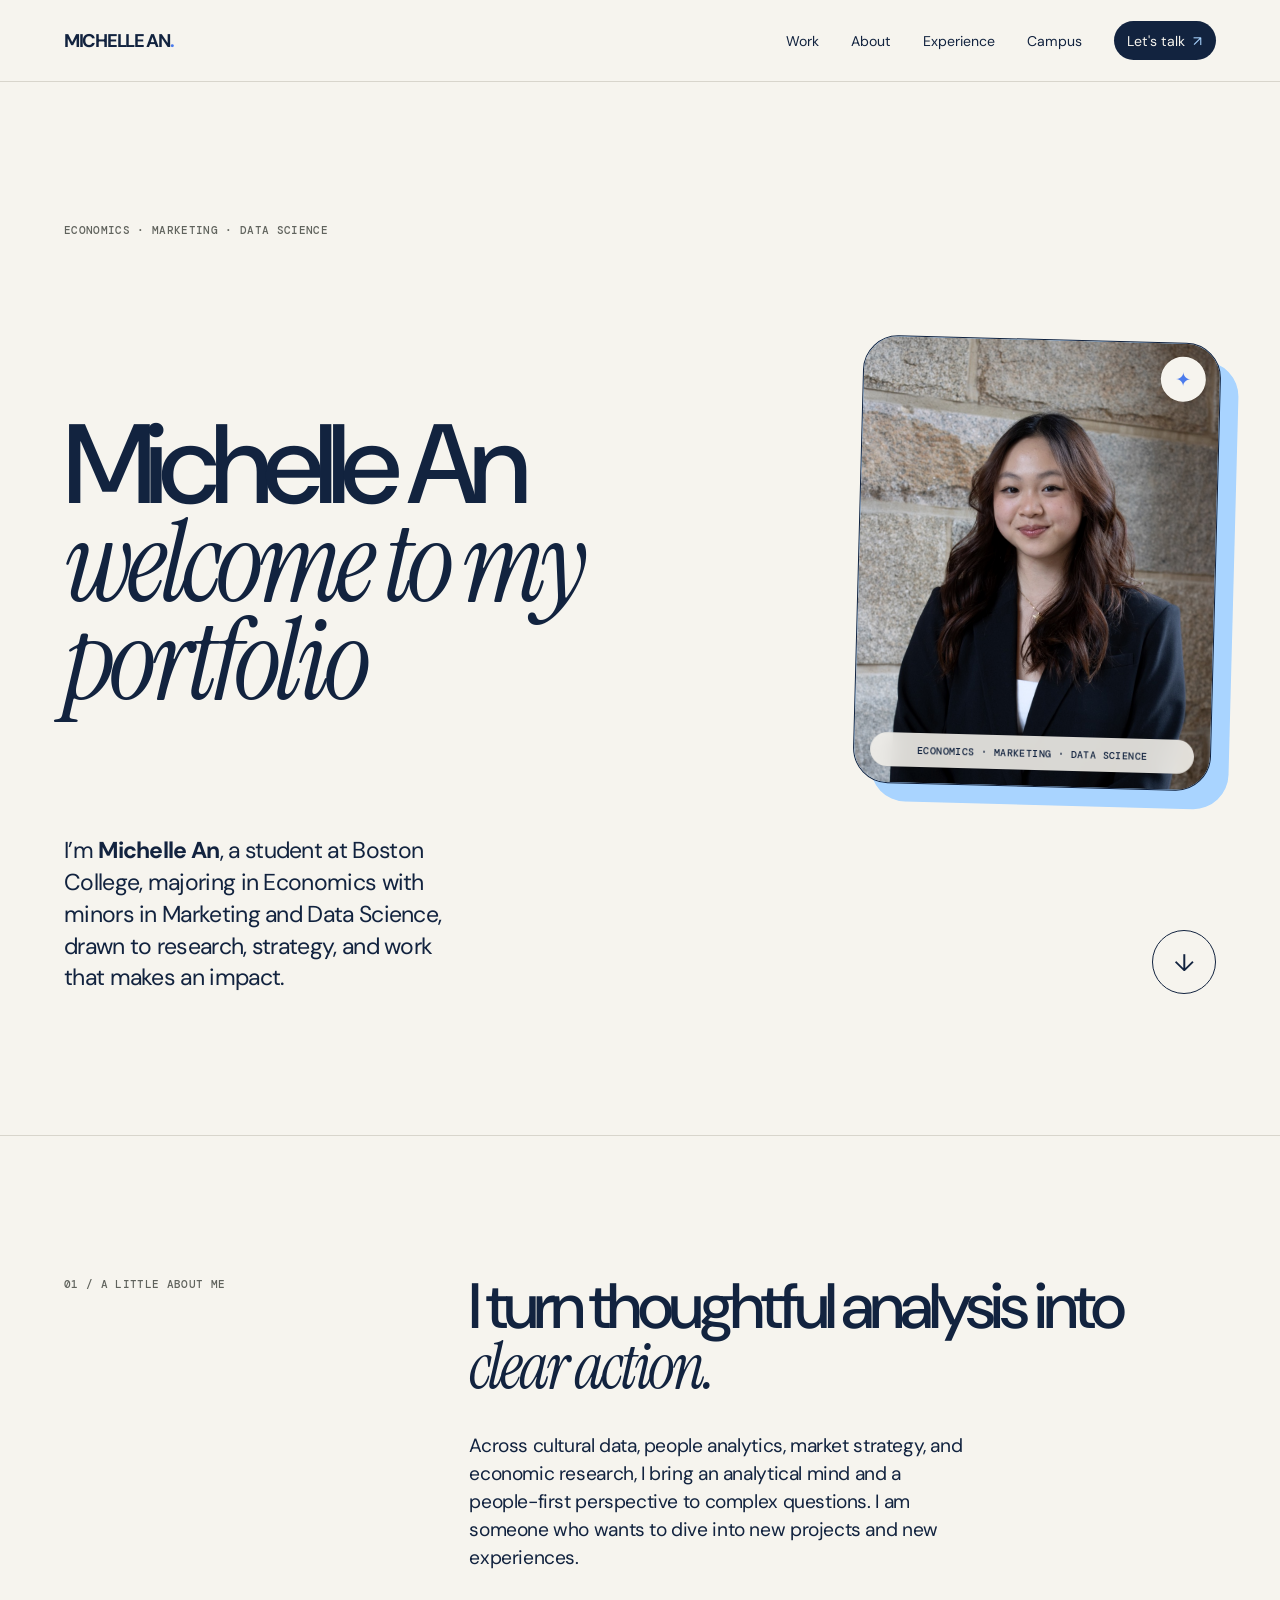
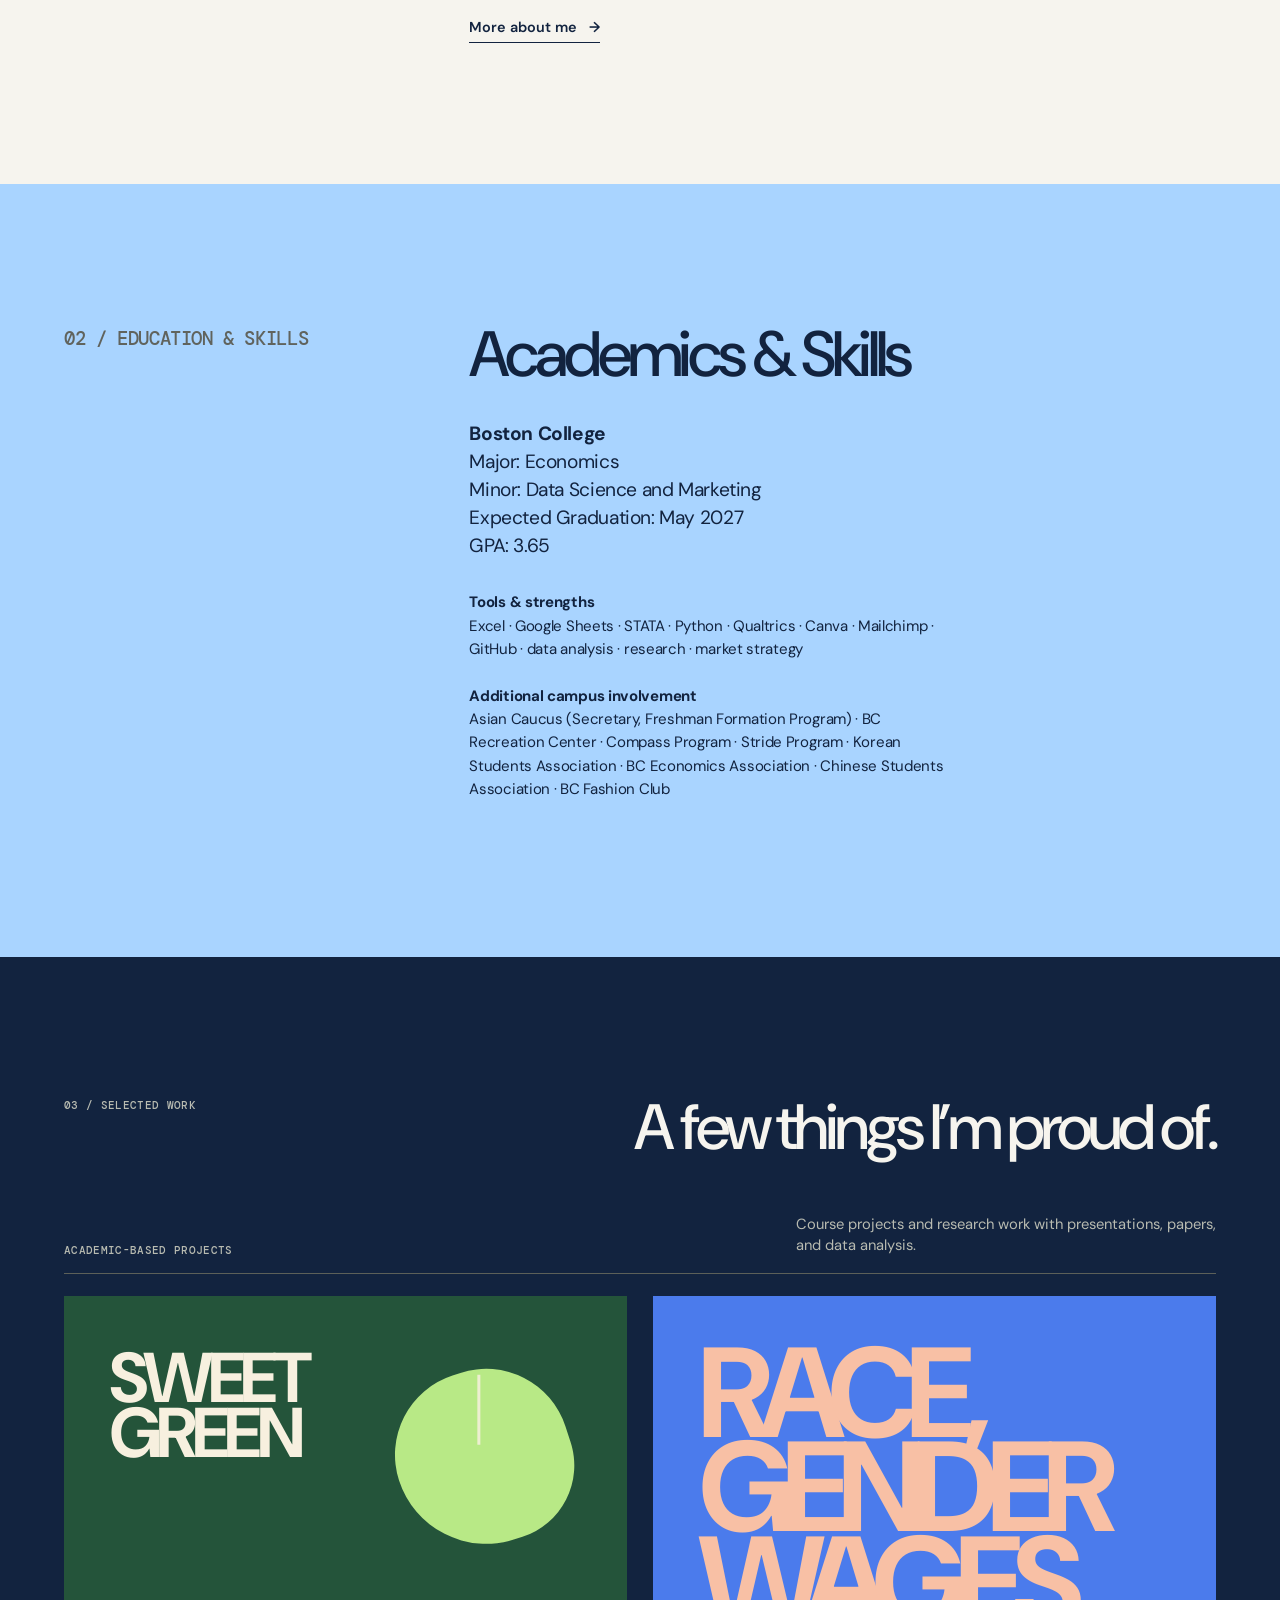
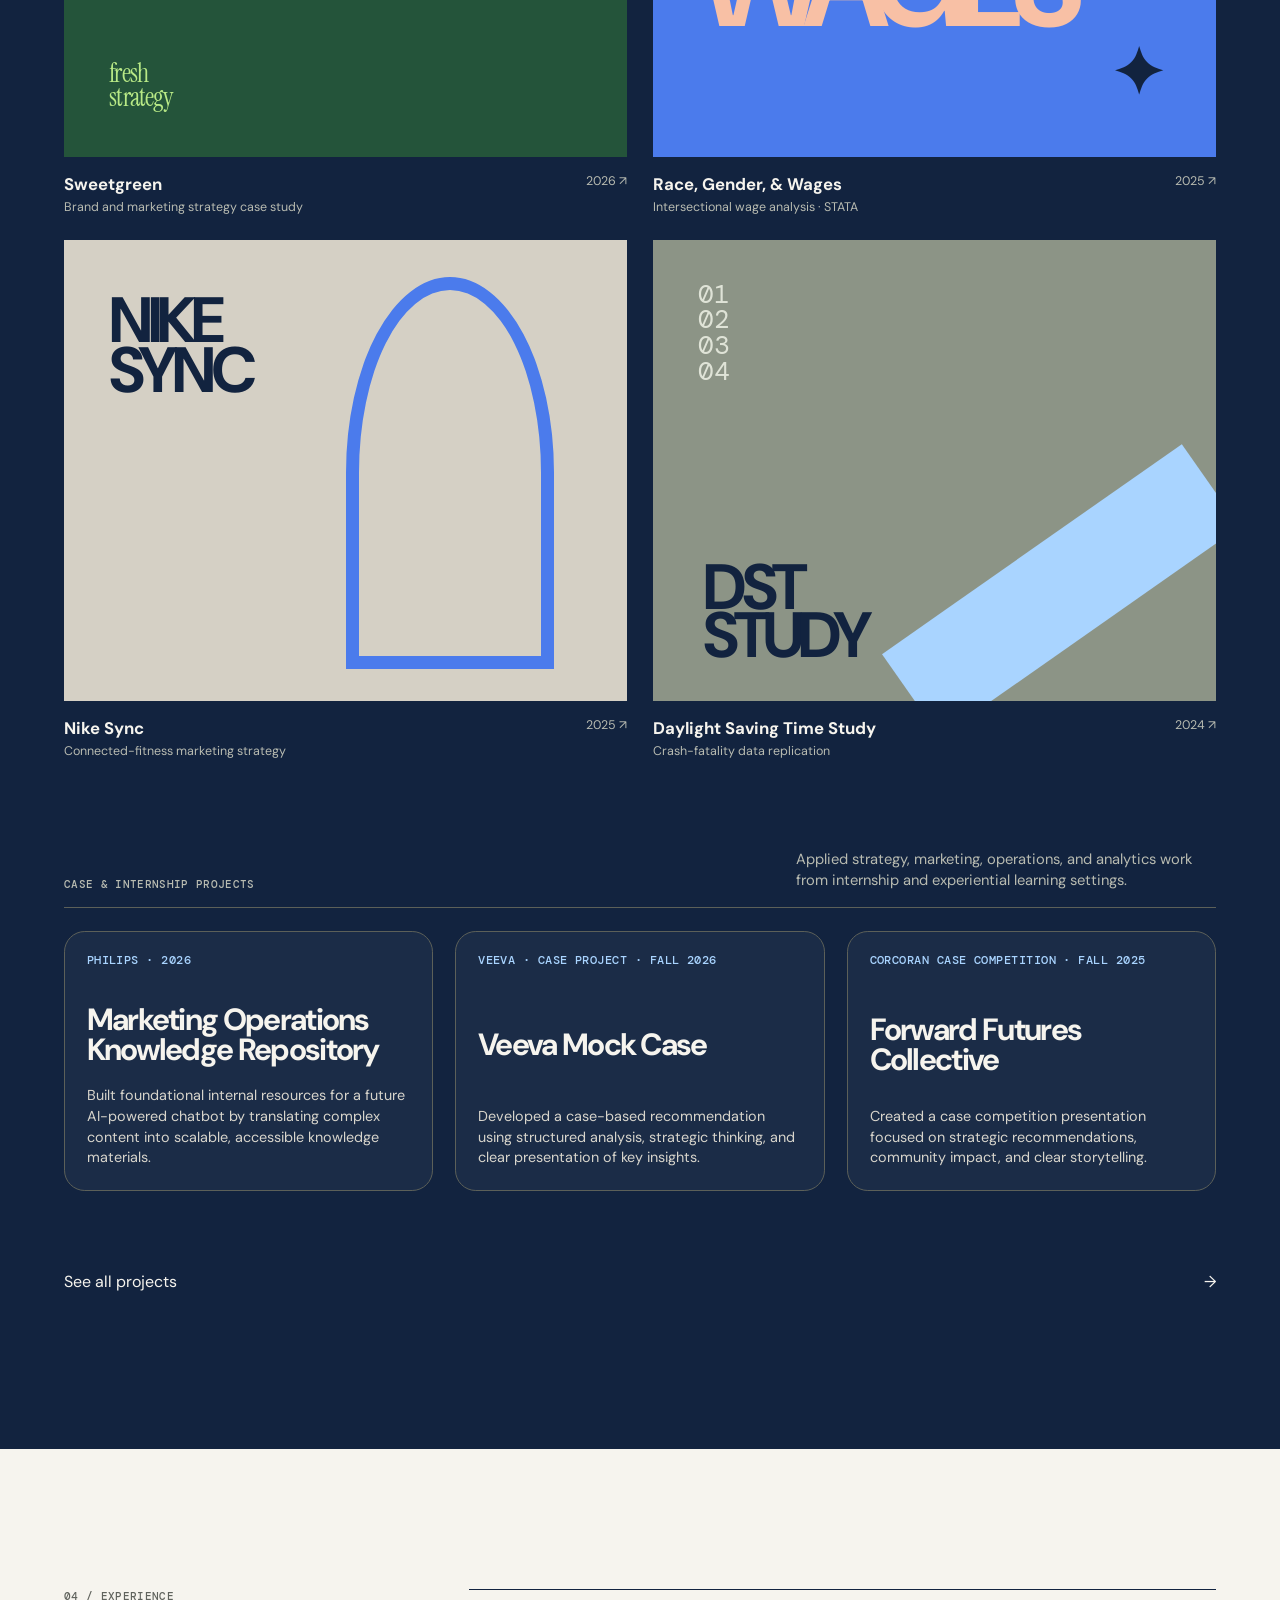
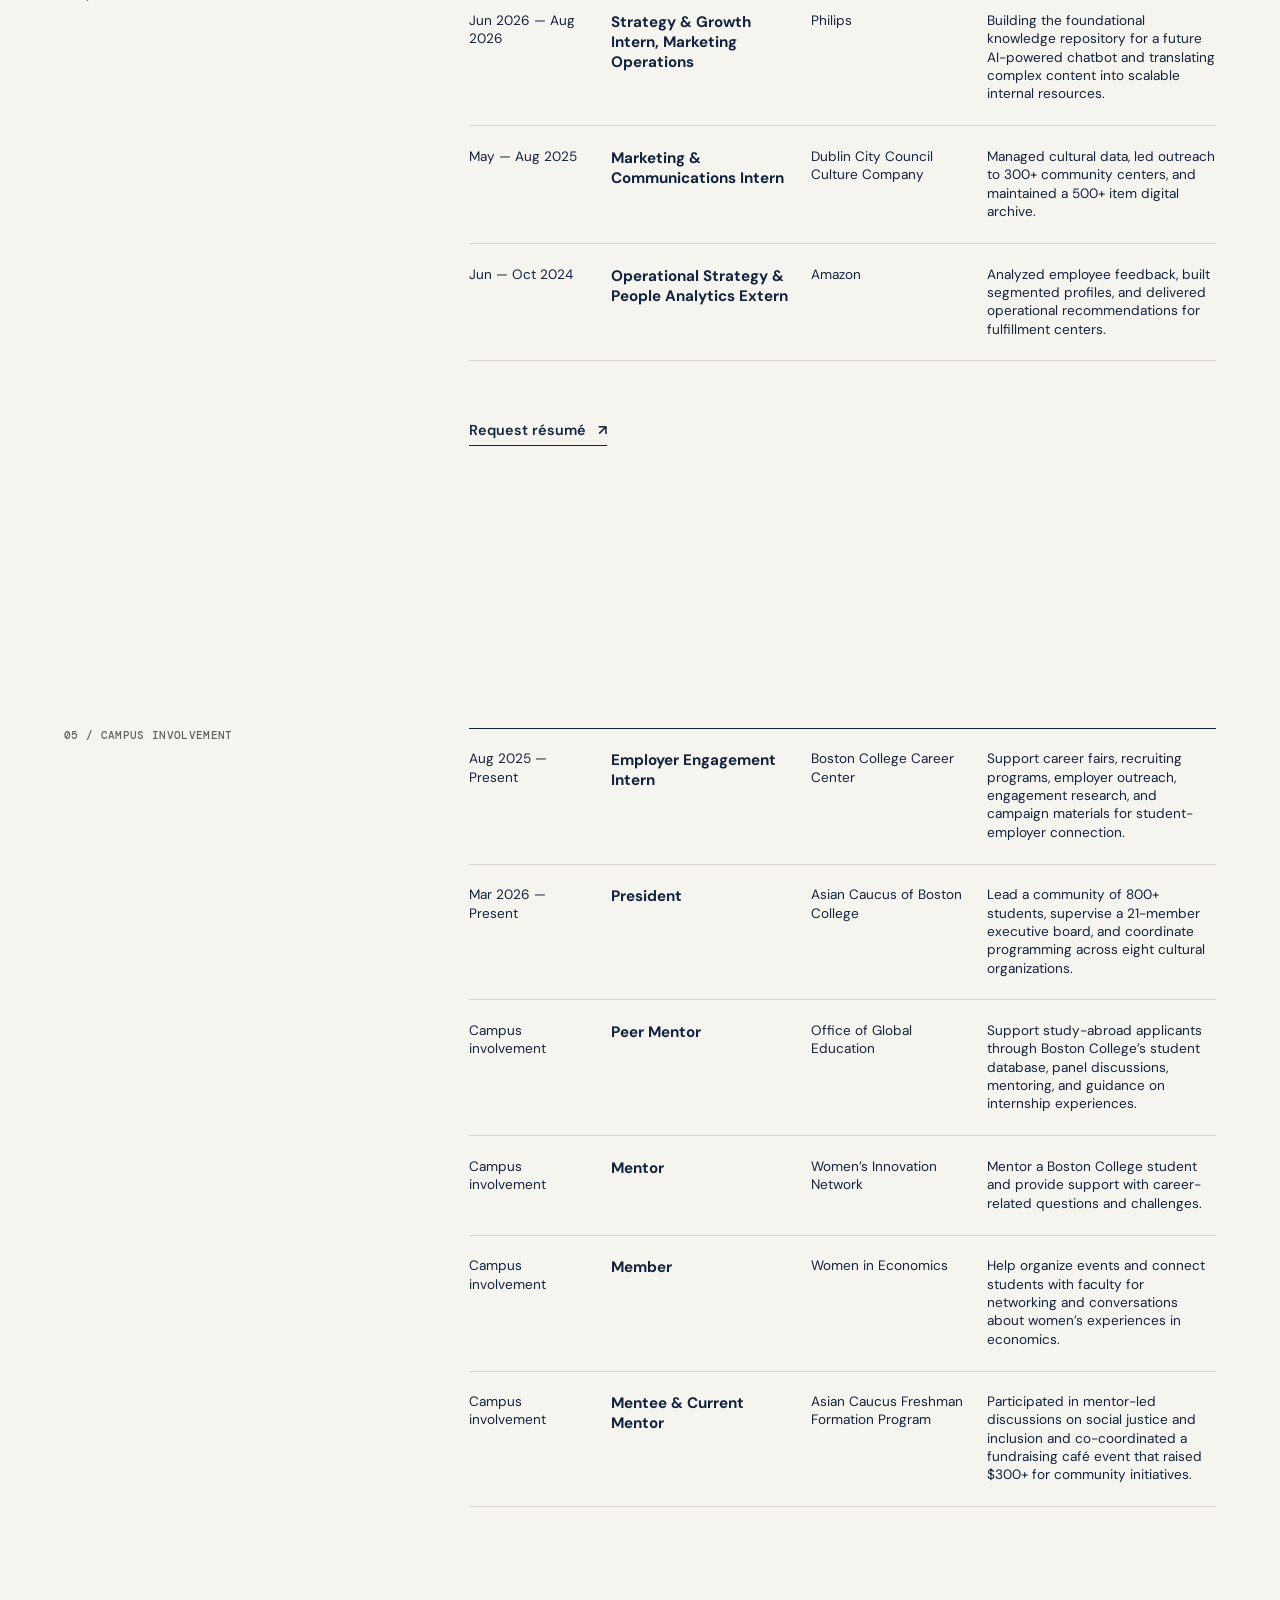
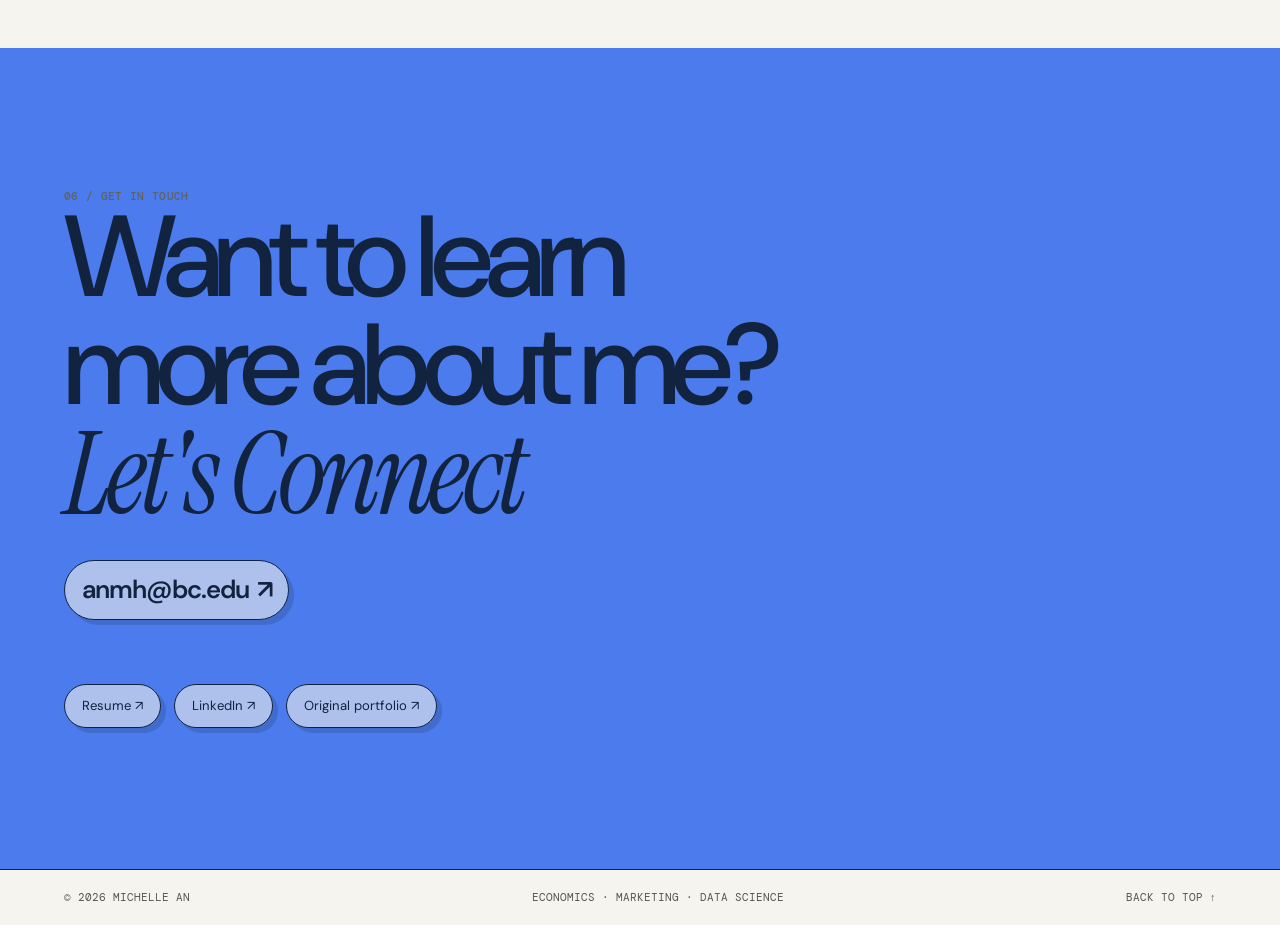
<file: index.html>
<!doctype html>
<html lang="en">
  <head>
    <meta charset="UTF-8" />
    <meta name="viewport" content="width=device-width, initial-scale=1.0" />
    <meta name="description" content="Portfolio of Michelle An" />
    <title>Michelle An — Portfolio</title>
    <link rel="preconnect" href="https://fonts.googleapis.com" />
    <link rel="preconnect" href="https://fonts.gstatic.com" crossorigin />
    <link href="https://fonts.googleapis.com/css2?family=DM+Mono:wght@400;500&family=DM+Sans:opsz,wght@9..40,400;9..40,500;9..40,600;9..40,700&family=Instrument+Serif:ital@0;1&display=swap" rel="stylesheet" />
    <link rel="stylesheet" href="styles.css" />
  </head>
  <body>
    <header class="site-header">
      <a class="wordmark" href="#top">MICHELLE AN<span>.</span></a>
      <button class="menu-button" aria-label="Open navigation" aria-expanded="false">Menu</button>
      <nav aria-label="Main navigation">
        <a href="#work">Work</a>
        <a href="#about">About</a>
        <a href="#experience">Experience</a>
        <a href="#campus">Campus</a>
        <a class="nav-contact" href="#contact">Let's talk <span>↗</span></a>
      </nav>
    </header>

    <main id="top">
      <section class="hero section">
        <p class="eyebrow">Economics · Marketing · Data Science</p>
        <div class="hero-feature">
          <h1>Michelle An<br /><em>welcome to my portfolio</em></h1>
          <figure class="portrait-card">
            <img src="michelle-portrait.jpeg" alt="Portrait of Michelle An" />
            <figcaption>Economics · Marketing · Data Science</figcaption>
          </figure>
        </div>
        <div class="hero-bottom">
          <p class="intro">I’m <strong>Michelle An</strong>, a student at Boston College, majoring in Economics with minors in Marketing and Data Science, drawn to research, strategy, and work that makes an impact.</p>
          <a class="round-link" href="#work" aria-label="View selected work">↓</a>
        </div>
      </section>

      <section class="statement section">
        <p class="eyebrow">01 / A little about me</p>
        <div>
          <h2>I turn thoughtful analysis into <em>clear action.</em></h2>
          <p>Across cultural data, people analytics, market strategy, and economic research, I bring an analytical mind and a people-first perspective to complex questions. I am someone who wants to dive into new projects and new experiences.</p>
          <a class="text-link" href="#about">More about me <span>→</span></a>
        </div>
      </section>

      <section id="about" class="about section">
        <p class="eyebrow">02 / Education &amp; skills</p>
        <div>
          <h2>Academics &amp; Skills</h2>
          <p><strong>Boston College</strong><br />Major: Economics<br />Minor: Data Science and Marketing<br />Expected Graduation: May 2027<br />GPA: 3.65</p>
          <p class="skills-copy"><strong>Tools &amp; strengths</strong><br />Excel · Google Sheets · STATA · Python · Qualtrics · Canva · Mailchimp · GitHub · data analysis · research · market strategy<br /><br /><strong>Additional campus involvement</strong><br />Asian Caucus (Secretary, Freshman Formation Program) · BC Recreation Center · Compass Program · Stride Program · Korean Students Association · BC Economics Association · Chinese Students Association · BC Fashion Club</p>
        </div>
      </section>

      <section id="work" class="work section">
        <div class="section-heading">
          <p class="eyebrow">03 / Selected work</p>
          <h2>A few things I’m proud of.</h2>
        </div>
        <div class="work-group">
          <div class="work-subheading">
            <p class="eyebrow">Academic-based projects</p>
            <p>Course projects and research work with presentations, papers, and data analysis.</p>
          </div>
        <div class="project-grid">
          <div class="project project-four">
            <button class="project-main-link sweetgreen-choice-trigger" type="button" aria-haspopup="dialog" aria-controls="sweetgreen-modal">
              <div class="project-art"><span>SWEET<br />GREEN</span><i></i><b>fresh<br />strategy</b></div>
              <div class="project-meta"><div><h3>Sweetgreen</h3><p>Brand and marketing strategy case study</p></div><span>2026 ↗</span></div>
            </button>
          </div>
          <div class="project project-one">
            <button class="project-main-link wages-choice-trigger" type="button" aria-haspopup="dialog" aria-controls="wages-study-modal">
              <div class="project-art"><span class="art-label">RACE,<br />GENDER<br />WAGES</span><i></i><b>✦</b></div>
              <div class="project-meta"><div><h3>Race, Gender, &amp; Wages</h3><p>Intersectional wage analysis · STATA</p></div><span>2025 ↗</span></div>
            </button>
          </div>
          <div class="project project-two">
            <button class="project-main-link project-choice-trigger" type="button" aria-haspopup="dialog" aria-controls="nike-sync-modal">
              <div class="project-art"><span>NIKE<br />SYNC</span><i></i></div>
              <div class="project-meta"><div><h3>Nike Sync</h3><p>Connected-fitness marketing strategy</p></div><span>2025 ↗</span></div>
            </button>
          </div>
          <div class="project project-three">
            <button class="project-main-link dst-choice-trigger" type="button" aria-haspopup="dialog" aria-controls="dst-study-modal">
              <div class="project-art"><span>01<br />02<br />03<br />04</span><i></i><b>DST<br />STUDY</b></div>
              <div class="project-meta"><div><h3>Daylight Saving Time Study</h3><p>Crash-fatality data replication</p></div><span>2024 ↗</span></div>
            </button>
          </div>
        </div>
        </div>
        <div class="work-group work-group-secondary">
          <div class="work-subheading">
            <p class="eyebrow">Case &amp; internship projects</p>
            <p>Applied strategy, marketing, operations, and analytics work from internship and experiential learning settings.</p>
          </div>
          <div class="case-grid">
            <button class="case-card philips-choice-trigger" type="button" aria-haspopup="dialog" aria-controls="philips-modal">
              <p>Philips · 2026</p>
              <h3>Marketing Operations Knowledge Repository</h3>
              <span>Built foundational internal resources for a future AI-powered chatbot by translating complex content into scalable, accessible knowledge materials.</span>
            </button>
            <button class="case-card veeva-choice-trigger" type="button" aria-haspopup="dialog" aria-controls="veeva-modal">
              <p>Veeva · Case Project · Fall 2026</p>
              <h3>Veeva Mock Case</h3>
              <span>Developed a case-based recommendation using structured analysis, strategic thinking, and clear presentation of key insights.</span>
            </button>
            <button class="case-card corcoran-choice-trigger" type="button" aria-haspopup="dialog" aria-controls="corcoran-modal">
              <p>Corcoran Case Competition · Fall 2025</p>
              <h3>Forward Futures Collective</h3>
              <span>Created a case competition presentation focused on strategic recommendations, community impact, and clear storytelling.</span>
            </button>
          </div>
        </div>
        <button class="all-work all-projects-trigger" type="button" aria-haspopup="dialog" aria-controls="all-projects-modal">See all projects <span>→</span></button>
      </section>

      <div class="project-modal" id="all-projects-modal" role="dialog" aria-modal="true" aria-labelledby="all-projects-title" hidden>
        <div class="project-modal-panel all-projects-panel">
          <button class="modal-close" type="button" aria-label="Close all projects">×</button>
          <p class="eyebrow">All projects</p>
          <h2 id="all-projects-title">Project file library.</h2>
          <div class="all-projects-library">
            <div class="project-file-group">
              <h3>Academic-based projects</h3>
              <div class="modal-links">
                <a href="sweetgreen-final-presentation.pdf" target="_blank" rel="noreferrer"><span>Sweetgreen</span>Final presentation ↗</a>
                <a href="sweetgreen-final-report.pdf" target="_blank" rel="noreferrer"><span>Sweetgreen</span>Final report ↗</a>
                <a href="race-gender-wages-final-paper.pdf" target="_blank" rel="noreferrer"><span>Race, Gender, &amp; Wages</span>Final paper ↗</a>
                <a href="nike-sync-presentation.pdf" target="_blank" rel="noreferrer"><span>Nike Sync</span>Presentation ↗</a>
                <a href="nike-sync-written-report.pdf" target="_blank" rel="noreferrer"><span>Nike Sync</span>Written report ↗</a>
                <a href="dst-fatalities-data-replication.pdf" target="_blank" rel="noreferrer"><span>DST Study</span>Data replication project ↗</a>
              </div>
            </div>
            <div class="project-file-group">
              <h3>Case &amp; internship projects</h3>
              <div class="modal-links">
                <a href="philips-final-presentation.pdf" target="_blank" rel="noreferrer"><span>Philips</span>Final presentation ↗</a>
                <a href="veeva-mock-case.pdf" target="_blank" rel="noreferrer"><span>Veeva Mock Case</span>Mock case PDF ↗</a>
                <a href="forward-futures-corcoran-case.pdf" target="_blank" rel="noreferrer"><span>Forward Futures Collective</span>Case competition presentation ↗</a>
              </div>
            </div>
          </div>
        </div>
      </div>

      <div class="project-modal" id="nike-sync-modal" role="dialog" aria-modal="true" aria-labelledby="nike-sync-title" hidden>
        <div class="project-modal-panel">
          <button class="modal-close" type="button" aria-label="Close Nike Sync files">×</button>
          <p class="eyebrow">Nike Sync</p>
          <h2 id="nike-sync-title">Choose a file to view.</h2>
          <div class="modal-links">
            <a href="nike-sync-presentation.pdf" target="_blank" rel="noreferrer">Presentation ↗</a>
            <a href="nike-sync-written-report.pdf" target="_blank" rel="noreferrer">Written report ↗</a>
          </div>
        </div>
      </div>

      <div class="project-modal" id="wages-study-modal" role="dialog" aria-modal="true" aria-labelledby="wages-study-title" hidden>
        <div class="project-modal-panel">
          <button class="modal-close" type="button" aria-label="Close Race, Gender, and Wages files">×</button>
          <p class="eyebrow">Race, Gender, &amp; Wages</p>
          <h2 id="wages-study-title">Choose a file to view.</h2>
          <div class="modal-links">
            <a href="race-gender-wages-final-paper.pdf" target="_blank" rel="noreferrer">Final paper ↗</a>
          </div>
        </div>
      </div>

      <div class="project-modal" id="dst-study-modal" role="dialog" aria-modal="true" aria-labelledby="dst-study-title" hidden>
        <div class="project-modal-panel">
          <button class="modal-close" type="button" aria-label="Close DST Study files">×</button>
          <p class="eyebrow">Daylight Saving Time Study</p>
          <h2 id="dst-study-title">Choose a file to view.</h2>
          <div class="modal-links">
            <a href="dst-fatalities-data-replication.pdf" target="_blank" rel="noreferrer">Data replication project ↗</a>
          </div>
        </div>
      </div>

      <div class="project-modal" id="sweetgreen-modal" role="dialog" aria-modal="true" aria-labelledby="sweetgreen-title" hidden>
        <div class="project-modal-panel">
          <button class="modal-close" type="button" aria-label="Close Sweetgreen files">×</button>
          <p class="eyebrow">Sweetgreen</p>
          <h2 id="sweetgreen-title">Choose a file to view.</h2>
          <div class="modal-links">
            <a href="sweetgreen-final-presentation.pdf" target="_blank" rel="noreferrer">Final presentation ↗</a>
            <a href="sweetgreen-final-report.pdf" target="_blank" rel="noreferrer">Final report ↗</a>
          </div>
        </div>
      </div>

      <div class="project-modal" id="philips-modal" role="dialog" aria-modal="true" aria-labelledby="philips-title" hidden>
        <div class="project-modal-panel">
          <button class="modal-close" type="button" aria-label="Close Philips files">×</button>
          <p class="eyebrow">Philips</p>
          <h2 id="philips-title">Choose a file to view.</h2>
          <div class="modal-links">
            <a href="philips-final-presentation.pdf" target="_blank" rel="noreferrer">Final presentation ↗</a>
          </div>
        </div>
      </div>

      <div class="project-modal" id="veeva-modal" role="dialog" aria-modal="true" aria-labelledby="veeva-title" hidden>
        <div class="project-modal-panel">
          <button class="modal-close" type="button" aria-label="Close Veeva files">×</button>
          <p class="eyebrow">Veeva Mock Case</p>
          <h2 id="veeva-title">Choose a file to view.</h2>
          <div class="modal-links">
            <a href="veeva-mock-case.pdf" target="_blank" rel="noreferrer">Mock case PDF ↗</a>
          </div>
        </div>
      </div>

      <div class="project-modal" id="corcoran-modal" role="dialog" aria-modal="true" aria-labelledby="corcoran-title" hidden>
        <div class="project-modal-panel">
          <button class="modal-close" type="button" aria-label="Close Corcoran Case Competition files">×</button>
          <p class="eyebrow">Forward Futures Collective</p>
          <h2 id="corcoran-title">Choose a file to view.</h2>
          <div class="modal-links">
            <a href="forward-futures-corcoran-case.pdf" target="_blank" rel="noreferrer">Case competition presentation ↗</a>
          </div>
        </div>
      </div>

      <section id="experience" class="experience section">
        <p class="eyebrow">04 / Experience</p>
        <div class="experience-list">
          <article><p>Jun 2026 — Aug 2026</p><h3>Strategy &amp; Growth Intern, Marketing Operations</h3><p>Philips</p><span>Building the foundational knowledge repository for a future AI-powered chatbot and translating complex content into scalable internal resources.</span></article>
          <article><p>May — Aug 2025</p><h3>Marketing &amp; Communications Intern</h3><p>Dublin City Council Culture Company</p><span>Managed cultural data, led outreach to 300+ community centers, and maintained a 500+ item digital archive.</span></article>
          <article><p>Jun — Oct 2024</p><h3>Operational Strategy &amp; People Analytics Extern</h3><p>Amazon</p><span>Analyzed employee feedback, built segmented profiles, and delivered operational recommendations for fulfillment centers.</span></article>
        </div>
        <a class="text-link" href="mailto:anmh@bc.edu?subject=Resume%20request">Request résumé <span>↗</span></a>
      </section>

      <section id="campus" class="experience section">
        <p class="eyebrow">05 / Campus involvement</p>
        <div class="experience-list">
          <article><p>Aug 2025 — Present</p><h3>Employer Engagement Intern</h3><p>Boston College Career Center</p><span>Support career fairs, recruiting programs, employer outreach, engagement research, and campaign materials for student-employer connection.</span></article>
          <article><p>Mar 2026 — Present</p><h3>President</h3><p>Asian Caucus of Boston College</p><span>Lead a community of 800+ students, supervise a 21-member executive board, and coordinate programming across eight cultural organizations.</span></article>
          <article><p>Campus involvement</p><h3>Peer Mentor</h3><p>Office of Global Education</p><span>Support study-abroad applicants through Boston College’s student database, panel discussions, mentoring, and guidance on internship experiences.</span></article>
          <article><p>Campus involvement</p><h3>Mentor</h3><p>Women’s Innovation Network</p><span>Mentor a Boston College student and provide support with career-related questions and challenges.</span></article>
          <article><p>Campus involvement</p><h3>Member</h3><p>Women in Economics</p><span>Help organize events and connect students with faculty for networking and conversations about women’s experiences in economics.</span></article>
          <article><p>Campus involvement</p><h3>Mentee &amp; Current Mentor</h3><p>Asian Caucus Freshman Formation Program</p><span>Participated in mentor-led discussions on social justice and inclusion and co-coordinated a fundraising café event that raised $300+ for community initiatives.</span></article>
        </div>
      </section>

      <section id="contact" class="contact section">
        <p class="eyebrow">06 / Get in touch</p>
        <h2>Want to learn<br />more about me?<br /><em>Let's Connect</em></h2>
        <a class="contact-email" href="mailto:anmh@bc.edu">anmh@bc.edu <span>↗</span></a>
        <div class="socials"><a href="michelle-an-resume.pdf" target="_blank" rel="noreferrer">Resume ↗</a><a href="https://www.linkedin.com/in/michelle-an-8083422a1/" target="_blank" rel="noreferrer">LinkedIn ↗</a><a href="https://michellean.my.canva.site/" target="_blank" rel="noreferrer">Original portfolio ↗</a></div>
      </section>
    </main>

    <footer><p>© 2026 Michelle An</p><p>Economics · Marketing · Data Science</p><a href="#top">Back to top ↑</a></footer>
    <script src="script.js"></script>
  </body>
</html>
</file>
<file: styles.css>
:root { --ink:#12233f; --paper:#f6f4ee; --line:#d8d5cc; --coral:#4b7bec; --lime:#a9d4ff; --serif:'Instrument Serif', Georgia, serif; --sans:'DM Sans', sans-serif; --mono:'DM Mono', monospace; }
* { box-sizing:border-box; } html { scroll-behavior:smooth; } body { margin:0; background:var(--paper); color:var(--ink); font-family:var(--sans); } a { color:inherit; text-decoration:none; } .site-header, .section, footer { padding-left:clamp(1.4rem,5vw,5rem); padding-right:clamp(1.4rem,5vw,5rem); } .site-header { height:82px; display:flex; align-items:center; justify-content:space-between; border-bottom:1px solid var(--line); } .wordmark { font-weight:700; letter-spacing:-.07em; font-size:1.15rem; } .wordmark span { color:var(--coral); } nav { display:flex; align-items:center; gap:2rem; font-size:.88rem; } nav a:not(.nav-contact):hover, .socials a:hover { text-decoration:underline; text-underline-offset:4px; } .nav-contact { background:var(--ink); color:var(--paper); padding:.66rem .85rem; border-radius:2rem; } .nav-contact span { color:var(--lime); margin-left:.25rem; } .menu-button { display:none; border:0; background:none; color:var(--ink); font:500 .85rem var(--sans); }
.section { padding-top:clamp(5rem,11vw,10rem); padding-bottom:clamp(5rem,11vw,10rem); } .eyebrow { font:500 .7rem var(--mono); letter-spacing:.03em; text-transform:uppercase; margin:0; color:#60635d; } .hero { min-height:calc(100vh - 82px); display:flex; flex-direction:column; justify-content:space-between; } h1,h2,h3,p { margin-top:0; } .hero-feature { display:grid; grid-template-columns:minmax(0,1fr) minmax(220px,28vw); align-items:center; gap:clamp(2rem,5vw,5rem); margin:clamp(3rem,8vw,7rem) 0 3rem; } h1 { font-size:clamp(3.8rem,8.8vw,9.4rem); line-height:.87; letter-spacing:-.075em; margin:0; font-weight:500; } h1 em,h2 em { font-family:var(--serif); font-weight:400; letter-spacing:-.05em; } .portrait-card { position:relative; margin:0; justify-self:end; width:min(100%,360px); aspect-ratio:4/5; border:1px solid var(--ink); border-radius:2.2rem; overflow:hidden; background:var(--lime); box-shadow:18px 18px 0 var(--lime); transform:rotate(1.5deg); } .portrait-card::before { content:"✦"; position:absolute; z-index:1; top:.8rem; right:.9rem; width:2.8rem; height:2.8rem; display:grid; place-items:center; border-radius:50%; background:var(--paper); color:var(--coral); font-size:1.2rem; } .portrait-card img { width:100%; height:100%; object-fit:cover; object-position:center 42%; display:block; filter:saturate(.95) contrast(1.03); } .portrait-card figcaption { position:absolute; left:1rem; right:1rem; bottom:1rem; padding:.65rem .8rem; border-radius:999px; background:rgba(246,244,238,.88); color:var(--ink); font:500 .62rem var(--mono); text-transform:uppercase; letter-spacing:.04em; text-align:center; backdrop-filter:blur(10px); } .hero-bottom { display:flex; justify-content:space-between; align-items:end; gap:2rem; } .intro { max-width:390px; font-size:clamp(1.1rem,1.8vw,1.5rem); line-height:1.38; letter-spacing:-.03em; margin:0; } .round-link { width:64px; height:64px; border:1px solid var(--ink); border-radius:50%; display:grid; place-items:center; font-size:1.5rem; transition:.2s; } .round-link:hover { background:var(--ink); color:var(--paper); transform:translateY(4px); }
.statement { border-top:1px solid var(--line); display:grid; grid-template-columns:1fr 2fr; gap:2rem; } h2 { font-size:clamp(2.7rem,5vw,5.5rem); line-height:.94; letter-spacing:-.065em; font-weight:500; margin-bottom:2.2rem; } .statement > div { max-width:740px; } .statement p:not(.eyebrow), .about p { max-width:500px; font-size:1.2rem; line-height:1.45; letter-spacing:-.02em; } .text-link { display:inline-flex; gap:.7rem; margin-top:1.7rem; padding-bottom:.4rem; border-bottom:1px solid var(--ink); font-size:.9rem; font-weight:600; } .text-link span, .all-work span { transition:transform .2s; } .text-link:hover span, .all-work:hover span { transform:translateX(4px); }
.work { background:var(--ink); color:var(--paper); } .work .eyebrow { color:#b8bbb1; } .section-heading { display:flex; justify-content:space-between; gap:2rem; align-items:start; margin-bottom:3.5rem; } .section-heading h2 { font-size:clamp(2.7rem,5vw,5rem); margin:0; }.project-grid { display:grid; grid-template-columns:1fr 1fr; gap:clamp(1rem,2vw,2rem); } .project,.project-main-link { display:block; } button.project-main-link { width:100%; padding:0; border:0; background:transparent; color:inherit; font:inherit; text-align:left; cursor:pointer; } .project-large { grid-column:span 2; } .project-art { height:clamp(270px,36vw,520px); position:relative; overflow:hidden; transition:transform .3s; }.project:hover .project-art { transform:scale(.985); } .project-one .project-art { background:var(--coral); }.project-one .art-label { position:absolute; top:11%; left:8%; font-size:clamp(3.5rem,10vw,9rem); line-height:.74; letter-spacing:-.1em; font-weight:700; color:#f8c0a5; }.project-one i { width:38%; aspect-ratio:1; position:absolute; background:var(--lime); border-radius:50%; right:12%; top:22%; }.project-one b { position:absolute; right:9%; bottom:9%; color:var(--ink); font-size:clamp(2rem,5vw,5rem); }.project-two .project-art { background:#d5d0c5; color:var(--ink); }.project-two .project-art span { position:absolute; left:8%; top:12%; font-size:clamp(2.6rem,5vw,5.5rem); line-height:.78; letter-spacing:-.08em; font-weight:700; }.project-two i { position:absolute; border:13px solid var(--coral); width:37%; height:85%; right:13%; top:8%; border-radius:50% 50% 0 0; }.project-three .project-art { background:#8c9486; }.project-three .project-art span { position:absolute; left:8%; top:9%; font:clamp(1.2rem,2vw,2rem)/1 var(--mono); color:#dfe3d7; }.project-three i { position:absolute; width:65%; height:22%; background:var(--lime); bottom:13%; right:-5%; transform:rotate(-35deg); }.project-three b { position:absolute; bottom:9%; left:9%; color:var(--ink); font-size:clamp(2.6rem,5vw,5rem); line-height:.75; letter-spacing:-.09em; }.project-meta { display:flex; justify-content:space-between; gap:1rem; padding-top:1rem; }.project-meta h3 { font-size:1.05rem; margin-bottom:.25rem; }.project-meta p,.project-meta span { font-size:.78rem; color:#b8bbb1; margin:0; }.all-work { display:flex; justify-content:space-between; border-bottom:1px solid #5c6059; padding:4rem 0 1rem; margin-top:1rem; font-size:1.15rem; }
.project-modal[hidden] { display:none; } .project-modal { position:fixed; inset:0; z-index:10; display:grid; place-items:center; padding:1.5rem; background:rgba(18,35,63,.72); backdrop-filter:blur(8px); } .project-modal-panel { position:relative; width:min(100%,560px); padding:clamp(2rem,5vw,3.2rem); border:1px solid var(--ink); border-radius:2rem; background:var(--paper); color:var(--ink); box-shadow:18px 18px 0 var(--lime); } .project-modal-panel h2 { margin:1rem 0 2rem; font-size:clamp(2.3rem,6vw,4rem); } .modal-close { position:absolute; top:1rem; right:1rem; width:2.6rem; height:2.6rem; border:1px solid var(--ink); border-radius:50%; background:transparent; color:var(--ink); font-size:1.4rem; cursor:pointer; } .modal-close:hover { background:var(--ink); color:var(--paper); } .modal-links { display:grid; gap:.9rem; } .modal-links a { display:flex; justify-content:space-between; align-items:center; min-height:3.4rem; padding:.95rem 1rem; border:1px solid var(--ink); border-radius:999px; font-weight:700; transition:.2s; } .modal-links a:hover { background:var(--ink); color:var(--paper); transform:translateX(4px); }
.experience { display:grid; grid-template-columns:1fr 2fr; gap:2rem; }.experience-list { border-top:1px solid var(--ink); }.experience article { display:grid; grid-template-columns:1.1fr 1.6fr 1.4fr 2fr; gap:1rem; padding:1.35rem 0; border-bottom:1px solid var(--line); }.experience article p,.experience article span { margin:0; font-size:.85rem; line-height:1.35; }.experience article h3 { margin:0; font-size:.95rem; }.experience .text-link { grid-column:2; justify-self:start; }
.about { background:var(--lime); display:grid; grid-template-columns:1fr 2fr; gap:2rem; }.about > div { max-width:720px; }.about p { max-width:480px; }.contact { background:var(--coral); min-height:75vh; display:flex; flex-direction:column; }.contact h2 { font-size:clamp(4rem,9vw,9rem); margin:auto 0 2rem; }.contact-email { font-size:clamp(1.1rem,2vw,1.6rem); font-weight:600; letter-spacing:-.04em; width:max-content; border-bottom:1px solid var(--ink); padding-bottom:.25rem; }.contact-email span { margin-left:.5rem; }.socials { display:flex; gap:1.5rem; margin-top:4rem; font-size:.82rem; } footer { padding-top:1.3rem; padding-bottom:1.3rem; display:flex; justify-content:space-between; border-top:1px solid var(--ink); font:400 .67rem var(--mono); text-transform:uppercase; color:#54574f; } footer p { margin:0; }
@media (max-width:700px) { .site-header { height:68px; } nav { display:none; position:absolute; top:68px; left:0; right:0; z-index:2; flex-direction:column; align-items:flex-start; padding:1.5rem; background:var(--paper); border-bottom:1px solid var(--line); gap:1.2rem; }.site-header.open nav { display:flex; }.menu-button { display:block; }.hero { min-height:calc(100vh - 68px); }.hero-feature { grid-template-columns:1fr; gap:2rem; margin:3rem 0; }.portrait-card { justify-self:start; width:min(78vw,310px); border-radius:1.6rem; box-shadow:12px 12px 0 var(--lime); }.statement,.experience,.about { grid-template-columns:1fr; gap:2.5rem; }.section-heading { display:block; }.section-heading .eyebrow { margin-bottom:1.7rem; }.project-grid { grid-template-columns:1fr; }.project-large { grid-column:auto; }.project-art { height:78vw; }.project-one .project-art { height:90vw; }.experience article { grid-template-columns:1fr 1.5fr; gap:.5rem 1rem; }.experience article span { grid-column:2; margin-top:.45rem; }.experience .text-link { grid-column:1; }.contact { min-height:65vh; }.socials { margin-top:3rem; } footer { flex-wrap:wrap; gap:.7rem 1rem; } footer p:nth-child(2) { display:none; } }

.skills-copy { font-size:.94rem !important; line-height:1.55 !important; margin-top:2rem; }

.project-four .project-art { background:#24543a; color:#f7f0df; }
.project-four .project-art span { position:absolute; left:8%; top:12%; font-size:clamp(2.7rem,5.5vw,5.7rem); line-height:.78; letter-spacing:-.08em; font-weight:700; }
.project-four .project-art i { position:absolute; right:10%; top:16%; width:31%; aspect-ratio:1; border-radius:50% 50% 45% 55%; background:#b8e986; transform:rotate(-18deg); }
.project-four .project-art i::before { content:""; position:absolute; left:50%; bottom:58%; width:3px; height:40%; background:#f7f0df; transform:translateX(-50%) rotate(18deg); transform-origin:bottom; opacity:.85; }
.project-four .project-art b { position:absolute; left:8%; bottom:10%; max-width:58%; color:#b8e986; font:500 clamp(1.1rem,2vw,1.8rem)/.95 var(--serif); letter-spacing:-.03em; }

.project-one .project-art i { display:none; }
button.all-work { width:100%; border:0; background:transparent; color:inherit; font:inherit; cursor:pointer; }
.all-projects-panel { width:min(100%,820px); max-height:86vh; overflow:auto; }
.all-projects-library { display:grid; gap:2rem; }
.project-file-group { padding-top:1.1rem; border-top:1px solid var(--line); }
.project-file-group h3 { margin-bottom:1rem; font-size:1.05rem; letter-spacing:-.03em; }
.project-file-group .modal-links a { display:grid; grid-template-columns:1fr auto; gap:1rem; border-radius:1.1rem; }
.project-file-group .modal-links a span { color:#60635d; font:500 .72rem var(--mono); text-transform:uppercase; letter-spacing:.03em; }

.work-group + .work-group { margin-top:clamp(4rem,7vw,6.5rem); }
.work-subheading { display:flex; justify-content:space-between; gap:2rem; align-items:end; margin-bottom:1.4rem; padding-bottom:1rem; border-bottom:1px solid #5c6059; }
.work-subheading p:last-child { max-width:420px; margin:0; color:#b8bbb1; font-size:.92rem; line-height:1.45; }
.case-grid { display:grid; grid-template-columns:repeat(3,1fr); gap:clamp(1rem,2vw,1.4rem); }
.case-card { min-height:260px; display:flex; flex-direction:column; justify-content:space-between; padding:1.35rem; border:1px solid #5c6059; border-radius:1.3rem; background:rgba(246,244,238,.04); transition:.2s; }
button.case-card { width:100%; color:inherit; font:inherit; text-align:left; cursor:pointer; }
.case-card:hover { background:rgba(246,244,238,.08); transform:translateY(-4px); }
.case-card p { margin:0; color:var(--lime); font:500 .72rem var(--mono); text-transform:uppercase; letter-spacing:.04em; }
.case-card h3 { margin:2.2rem 0 1.2rem; font-size:clamp(1.35rem,2.4vw,2rem); line-height:.98; letter-spacing:-.055em; }
.case-card span { color:#d8d5cc; font-size:.9rem; line-height:1.45; }

@media (max-width:900px) { .case-grid { grid-template-columns:1fr; } .case-card { min-height:auto; } }
@media (max-width:700px) { .work-subheading { display:block; } .work-subheading .eyebrow { margin-bottom:.9rem; } }

.contact-email,
.socials a {
  display:inline-flex;
  align-items:center;
  justify-content:center;
  width:max-content;
  padding:.78rem 1.05rem;
  border:1px solid var(--ink);
  border-radius:999px;
  background:rgba(246, 244, 238, .58);
  box-shadow:5px 5px 0 rgba(18, 35, 63, .18);
  transition:transform .2s ease, box-shadow .2s ease, background .2s ease;
}

.contact-email {
  border-bottom:1px solid var(--ink);
}

.contact-email:hover,
.socials a:hover {
  background:var(--paper);
  text-decoration:none;
  transform:translateY(-2px);
  box-shadow:7px 7px 0 rgba(18, 35, 63, .24);
}

.socials {
  flex-wrap:wrap;
  gap:.85rem;
}

@media (max-width:700px) {
  .contact-email,
  .socials a {
    width:100%;
  }

  .socials {
    width:100%;
    flex-direction:column;
  }
}
</file>
